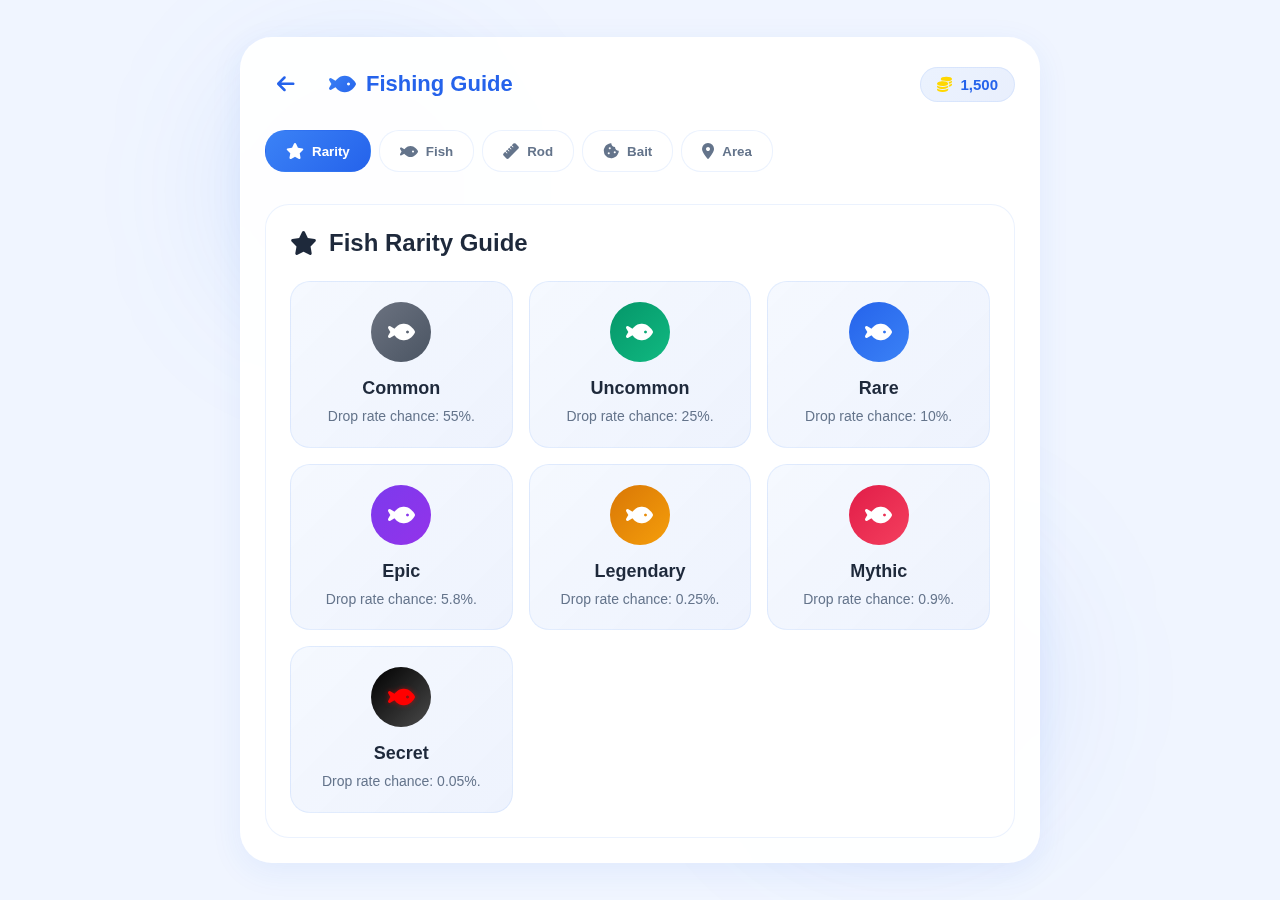
<file: fishing.html>
<!DOCTYPE html>
<html lang="en">
<head>
    <meta charset="UTF-8">
    <meta name="viewport" content="width=device-width, initial-scale=1.0, maximum-scale=1.0, user-scalable=no">
    <title>Fishing Guide</title>
    <link rel="stylesheet" href="styles.css">
    <link rel="stylesheet" href="fishing.css">
    <link rel="stylesheet" href="https://cdnjs.cloudflare.com/ajax/libs/font-awesome/6.0.0/css/all.min.css">
</head>
<body>
    <div class="background-wrapper">
        <div class="blur-circle circle-1"></div>
        <div class="blur-circle circle-2"></div>
        
        <div class="dashboard-container wiki-container">
            <!-- Header with back button -->
            <div class="header">
                <div class="brand">
                    <a href="wiki.html" class="back-button">
                        <i class="fas fa-arrow-left"></i>
                    </a>
                    <i class="fas fa-fish brand-icon"></i>
                    <span>Fishing Guide</span>
                </div>
                <div class="user-info">
                    <div class="coins">
                        <i class="fas fa-coins"></i>
                        <span>1,500</span>
                    </div>
                </div>
            </div>

            <!-- Navigation Tabs -->
            <div class="wiki-nav">
                <button class="nav-tab active" data-tab="rarity">
                    <i class="fas fa-star"></i>
                    <span>Rarity</span>
                </button>
                <button class="nav-tab" data-tab="fish">
                    <i class="fas fa-fish"></i>
                    <span>Fish</span>
                </button>
                <button class="nav-tab" data-tab="rod">
                    <i class="fas fa-ruler"></i>
                    <span>Rod</span>
                </button>
                <button class="nav-tab" data-tab="bait">
                    <i class="fas fa-cookie-bite"></i>
                    <span>Bait</span>
                </button>
                <button class="nav-tab" data-tab="area">
                    <i class="fas fa-map-marker-alt"></i>
                    <span>Area</span>
                </button>
            </div>

            <!-- Content Sections -->
            <div class="wiki-content">
                <!-- Rarity Section -->
                <div class="content-section active" id="rarity-section">
                    <div class="section-header">
                        <h2><i class="fas fa-star"></i> Fish Rarity Guide</h2>
                    </div>
                    <div class="rarity-grid">
                        <div class="rarity-card common">
                            <div class="rarity-icon">
                                <i class="fas fa-fish"></i>
                            </div>
                            <h3>Common</h3>
                            <p>Drop rate chance: 55%.</p>
                        </div>
                        <div class="rarity-card uncommon">
                            <div class="rarity-icon">
                                <i class="fas fa-fish"></i>
                            </div>
                            <h3>Uncommon</h3>
                            <p>Drop rate chance: 25%.</p>
                        </div>
                        <div class="rarity-card rare">
                            <div class="rarity-icon">
                                <i class="fas fa-fish"></i>
                            </div>
                            <h3>Rare</h3>
                            <p>Drop rate chance: 10%.</p>
                        </div>
                        <div class="rarity-card epic">
                            <div class="rarity-icon">
                                <i class="fas fa-fish"></i>
                            </div>
                            <h3>Epic</h3>
                            <p>Drop rate chance: 5.8%.</p>
                        </div>
                        <div class="rarity-card legendary">
                            <div class="rarity-icon">
                                <i class="fas fa-fish"></i>
                            </div>
                            <h3>Legendary</h3>
                            <p>Drop rate chance: 0.25%.</p>
                        </div>
                        <div class="rarity-card mythic">
                            <div class="rarity-icon">
                                <i class="fas fa-fish"></i>
                            </div>
                            <h3>Mythic</h3>
                            <p>Drop rate chance: 0.9%.</p>
                        </div>
                        <div class="rarity-card secret">
                            <div class="rarity-icon">
                                <i class="fas fa-fish"></i>
                            </div>
                            <h3>Secret</h3>
                            <p>Drop rate chance: 0.05%.</p>
                        </div>
                    </div>
                </div>

                <!-- Fish Section -->
                <div class="content-section" id="fish-section">
                    <div class="section-header">
                        <h2><i class="fas fa-fish"></i> Fish Species</h2>
                    </div>
                    <div class="search-bar">
                        <i class="fas fa-search"></i>
                        <input type="text" placeholder="Search fish..." id="fishSearch">
                    </div>
                    <div class="fish-grid">
                        <div class="fish-card" data-name="goldfish">
                            <div class="fish-image">
                                <i class="fas fa-fish"></i>
                            </div>
                            <div class="fish-info">
                                <h3>Goldfish</h3>
                                <p class="rarity common">Common</p>
                                <p class="description">A small, bright orange fish commonly found in ponds.</p>
                                <div class="stats">
                                    <span><i class="fas fa-coins"></i> 50</span>
                                    <span><i class="fas fa-weight-hanging"></i> 0.2-0.5 kg</span>
                                </div>
                            </div>
                        </div>
                        <div class="fish-card" data-name="rainbow trout">
                            <div class="fish-image">
                                <i class="fas fa-fish"></i>
                            </div>
                            <div class="fish-info">
                                <h3>Rainbow Trout</h3>
                                <p class="rarity uncommon">Uncommon</p>
                                <p class="description">A colorful freshwater fish found in cold streams.</p>
                                <div class="stats">
                                    <span><i class="fas fa-coins"></i> 120</span>
                                    <span><i class="fas fa-weight-hanging"></i> 1-3 kg</span>
                                </div>
                            </div>
                        </div>
                    </div>
                </div>

                <!-- Rod Section -->
                <div class="content-section" id="rod-section">
                    <div class="section-header">
                        <h2><i class="fas fa-ruler"></i> Fishing Rods</h2>
                    </div>
                    <div class="rod-grid">
                        <div class="rod-card">
                            <div class="rod-image">
                                <i class="fa-solid fa-fishing-rod"></i>
                            </div>
                            <div class="rod-info">
                                <h3>Ranting Pohon</h3>
                                <p class="description">Dapat digunakan di semua area.</p>
                                <div class="stats">
                                    <span><i class="fas fa-coins"></i> 100</span>
                                    <span><i class="fa-solid fa-fish"></i> 1</span>
                                    <span><i class="fa-solid fa-shield"></i> 100</span>
                                </div>
                            </div>
                        </div>
                        <div class="rod-card">
                            <div class="rod-image">
                                <i class="fas fa-ruler"></i>
                            </div>
                            <div class="rod-info">
                                <h3>Indonesia Rod</h3>
                                <p class="description">Hanya digunakan di area Indonesia.</p>
                                <div class="stats">
                                    <span><i class="fas fa-coins"></i> 30.000</span>
                                    <span><i class="fa-solid fa-fish"></i> 5</span>
                                    <span><i class="fa-solid fa-shield"></i> 200</span>
                                </div>
                            </div>
                        </div>
                        <div class="rod-card">
                            <div class="rod-image">
                                <i class="fas fa-ruler"></i>
                            </div>
                            <div class="rod-info">
                                <h3>StromBreaker</h3>
                                <p class="description">Hanya digunakan di area Malaysia</p>
                                <div class="stats">
                                    <span><i class="fas fa-coins"></i> 35.000</span>
                                    <span><i class="fa-solid fa-fish"></i> 5</span>
                                    <span><i class="fa-solid fa-shield"></i> 200</span>
                                </div>
                            </div>
                    </div>

                <!-- Bait Section -->
                <div class="content-section" id="bait-section">
                    <div class="section-header">
                        <h2><i class="fas fa-cookie-bite"></i> Fishing Baits</h2>
                    </div>
                    <div class="bait-grid">
                        <div class="bait-card">
                            <div class="bait-image">
                                <i class="fas fa-cookie-bite"></i>
                            </div>
                            <div class="bait-info">
                                <h3>Basic Bait</h3>
                                <p class="description">Standard bait that attracts common fish.</p>
                                <div class="stats">
                                    <span><i class="fas fa-coins"></i> 10</span>
                                    <span><i class="fas fa-clock"></i> 30s</span>
                                </div>
                            </div>
                        </div>
                        <div class="bait-card">
                            <div class="bait-image">
                                <i class="fas fa-cookie-bite"></i>
                            </div>
                            <div class="bait-info">
                                <h3>Premium Bait</h3>
                                <p class="description">Special bait that increases chances of uncommon fish.</p>
                                <div class="stats">
                                    <span><i class="fas fa-coins"></i> 50</span>
                                    <span><i class="fas fa-clock"></i> 60s</span>
                                </div>
                            </div>
                        </div>
                    </div>
                </div>

                <!-- Area Section -->
                <div class="content-section" id="area-section">
                    <div class="section-header">
                        <h2><i class="fas fa-map-marker-alt"></i> Fishing Areas</h2>
                    </div>
                    <div class="area-grid">
                        <div class="area-card">
                            <div class="area-image">
                                <i class="fas fa-water"></i>
                            </div>
                            <div class="area-info">
                                <h3>Peaceful Pond</h3>
                                <p class="description">Perfect for beginners. Mostly common fish.</p>
                                <div class="stats">
                                    <span><i class="fas fa-fish"></i> Common Fish</span>
                                    <span><i class="fas fa-star"></i> Level 1</span>
                                </div>
                            </div>
                        </div>
                        <div class="area-card">
                            <div class="area-image">
                                <i class="fas fa-water"></i>
                            </div>
                            <div class="area-info">
                                <h3>Crystal Lake</h3>
                                <p class="description">Clear waters with a mix of common and uncommon fish.</p>
                                <div class="stats">
                                    <span><i class="fas fa-fish"></i> Mixed Fish</span>
                                    <span><i class="fas fa-star"></i> Level 3</span>
                                </div>
                            </div>
                        </div>
                    </div>
                </div>
            </div>
        </div>
    </div>
    <script src="fishing.js"></script>
</body>
</html>
</file>
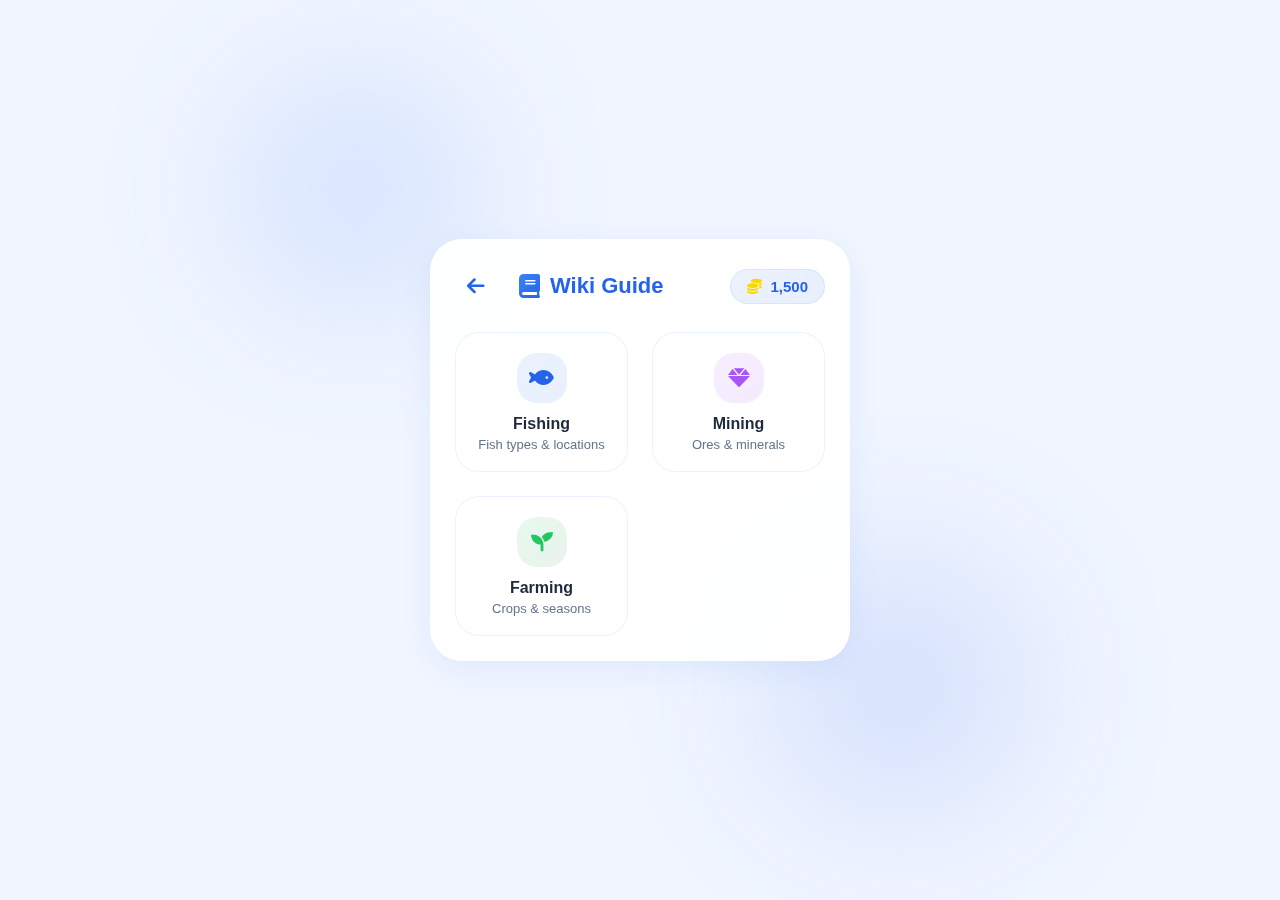
<file: wiki.html>
<!DOCTYPE html>
<html lang="en">
<head>
    <meta charset="UTF-8">
    <meta name="viewport" content="width=device-width, initial-scale=1.0, maximum-scale=1.0, user-scalable=no">
    <title>Wiki Guide</title>
    <link rel="stylesheet" href="styles.css">
    <link rel="stylesheet" href="https://cdnjs.cloudflare.com/ajax/libs/font-awesome/6.0.0/css/all.min.css">
</head>
<body>
    <div class="background-wrapper">
        <div class="blur-circle circle-1"></div>
        <div class="blur-circle circle-2"></div>
        
        <div class="dashboard-container">
            <!-- Header with back button -->
            <div class="header">
                <div class="brand">
                    <a href="index.html" class="back-button">
                        <i class="fas fa-arrow-left"></i>
                    </a>
                    <i class="fas fa-book brand-icon"></i>
                    <span>Wiki Guide</span>
                </div>
                <div class="user-info">
                    <div class="coins">
                        <i class="fas fa-coins"></i>
                        <span>1,500</span>
                    </div>
                </div>
            </div>

            <!-- Grid Layout -->
            <div class="grid-layout">
                <!-- Fishing Guide -->
                <a href="fishing.html" class="card-link">
                    <div class="menu-card">
                        <div class="card-content">
                            <div class="icon-wrapper">
                                <i class="fas fa-fish icon"></i>
                            </div>
                            <h2>Fishing</h2>
                            <p>Fish types & locations</p>
                        </div>
                        <div class="card-indicator"></div>
                    </div>
                </a>

                <!-- Mining Guide -->
                <a href="/wiki/mining" class="card-link">
                    <div class="menu-card">
                        <div class="card-content">
                            <div class="icon-wrapper">
                                <i class="fas fa-gem icon"></i>
                            </div>
                            <h2>Mining</h2>
                            <p>Ores & minerals</p>
                        </div>
                        <div class="card-indicator"></div>
                    </div>
                </a>

                <!-- Farming Guide -->
                <a href="/wiki/farming" class="card-link">
                    <div class="menu-card">
                        <div class="card-content">
                            <div class="icon-wrapper">
                                <i class="fas fa-seedling icon"></i>
                            </div>
                            <h2>Farming</h2>
                            <p>Crops & seasons</p>
                        </div>
                        <div class="card-indicator"></div>
                    </div>
                </a>
            </div>
        </div>
    </div>
</body>
</html>
</file>
<file: fishing.css>
/* Wiki Container Modifications */
.wiki-container {
    max-width: 800px;
    width: 95%;
}

/* Navigation Tabs */
.wiki-nav {
    display: flex;
    gap: 8px;
    margin-bottom: 24px;
    overflow-x: auto;
    padding-bottom: 8px;
    scrollbar-width: none;
}

.wiki-nav::-webkit-scrollbar {
    display: none;
}

.nav-tab {
    display: flex;
    align-items: center;
    gap: 8px;
    padding: 12px 20px;
    background: var(--card-bg);
    border: 1px solid rgba(59, 130, 246, 0.1);
    border-radius: var(--border-radius-small);
    color: var(--text-secondary);
    font-weight: 600;
    cursor: pointer;
    transition: all 0.3s ease;
    white-space: nowrap;
}

.nav-tab i {
    font-size: 16px;
}

.nav-tab.active {
    background: linear-gradient(135deg, var(--gradient-start), var(--gradient-end));
    color: white;
    border-color: transparent;
}

.nav-tab:hover:not(.active) {
    background: rgba(59, 130, 246, 0.1);
    color: var(--primary-dark);
    transform: translateY(-2px);
}

/* Content Sections */
.wiki-content {
    background: var(--card-bg);
    border-radius: var(--border-radius-medium);
    border: 1px solid rgba(59, 130, 246, 0.1);
    overflow: hidden;
}

.content-section {
    display: none;
    padding: 24px;
}

.content-section.active {
    display: block;
}

.section-header {
    margin-bottom: 24px;
}

.section-header h2 {
    font-size: 24px;
    color: var(--text-primary);
    display: flex;
    align-items: center;
    gap: 12px;
}

/* Search Bar */
.search-bar {
    position: relative;
    margin-bottom: 24px;
}

.search-bar input {
    width: 100%;
    padding: 12px 20px 12px 48px;
    border: 1px solid rgba(59, 130, 246, 0.1);
    border-radius: var(--border-radius-small);
    font-size: 16px;
    background: var(--card-bg);
    color: var(--text-primary);
    transition: all 0.3s ease;
}

.search-bar i {
    position: absolute;
    left: 16px;
    top: 50%;
    transform: translateY(-50%);
    color: var(--text-secondary);
}

.search-bar input:focus {
    outline: none;
    border-color: var(--primary-color);
    box-shadow: 0 0 0 3px rgba(59, 130, 246, 0.1);
}

/* Rarity Cards */
.rarity-grid {
    display: grid;
    grid-template-columns: repeat(auto-fit, minmax(200px, 1fr));
    gap: 16px;
}

.rarity-card {
    padding: 20px;
    border-radius: var(--border-radius-small);
    background: linear-gradient(135deg, rgba(59, 130, 246, 0.05), rgba(37, 99, 235, 0.08));
    border: 1px solid rgba(59, 130, 246, 0.1);
    text-align: center;
    transition: all 0.3s ease;
}

.rarity-card:hover {
    transform: translateY(-4px);
}

.rarity-icon {
    width: 60px;
    height: 60px;
    margin: 0 auto 16px;
    background: linear-gradient(135deg, var(--gradient-start), var(--gradient-end));
    border-radius: 50%;
    display: flex;
    align-items: center;
    justify-content: center;
    color: white;
    font-size: 24px;
}

.rarity-card h3 {
    color: var(--text-primary);
    margin-bottom: 8px;
    font-size: 18px;
}

.rarity-card p {
    color: var(--text-secondary);
    font-size: 14px;
    line-height: 1.4;
}

/* Previous CSS styles remain the same until .rarity-card */

/* Fish Cards */
.fish-grid {
    display: grid;
    grid-template-columns: repeat(auto-fit, minmax(280px, 1fr));
    gap: 20px;
    margin-top: 20px;
}

.fish-card {
    background: var(--card-bg);
    border: 1px solid rgba(59, 130, 246, 0.1);
    border-radius: var(--border-radius-small);
    padding: 20px;
    display: flex;
    gap: 16px;
    transition: all 0.3s ease;
}

.fish-card:hover {
    transform: translateY(-4px);
    box-shadow: 0 4px 12px rgba(0, 0, 0, 0.1);
}

.fish-image {
    width: 80px;
    height: 80px;
    background: linear-gradient(135deg, var(--gradient-start), var(--gradient-end));
    border-radius: 12px;
    display: flex;
    align-items: center;
    justify-content: center;
}

.fish-image i {
    font-size: 40px;
    color: white;
}

.fish-info {
    flex: 1;
}

.fish-info h3 {
    color: var(--text-primary);
    margin-bottom: 4px;
    font-size: 18px;
}

.fish-info .rarity {
    font-size: 14px;
    font-weight: 600;
    margin-bottom: 8px;
}

.fish-info .rarity.common {
    color: #6B7280;
}

.fish-info .rarity.uncommon {
    color: #059669;
}

.fish-info .description {
    color: var(--text-secondary);
    font-size: 14px;
    margin-bottom: 12px;
    line-height: 1.4;
}

.fish-info .stats {
    display: flex;
    gap: 16px;
}

.fish-info .stats span {
    display: flex;
    align-items: center;
    gap: 6px;
    color: var(--text-secondary);
    font-size: 14px;
}

.fish-info .stats i {
    font-size: 16px;
    color: var(--primary-color);
}

/* Responsive adjustments */
@media (max-width: 640px) {
    .fish-grid {
        grid-template-columns: 1fr;
    }
    
    .fish-card {
        padding: 16px;
    }
    
    .fish-image {
        width: 60px;
        height: 60px;
    }
    
    .fish-image i {
        font-size: 30px;
    }
}

/* Responsive Design */
@media (max-width: 640px) {
    .wiki-nav {
        padding-bottom: 12px;
    }

    .nav-tab {
        padding: 10px 16px;
    }

    .content-section {
        padding: 16px;
    }

    .section-header h2 {
        font-size: 20px;
    }
}

/* Previous CSS remains the same */

/* Rod Cards */
.rod-grid {
    display: grid;
    grid-template-columns: repeat(auto-fit, minmax(280px, 1fr));
    gap: 20px;
    margin-top: 20px;
}

.rod-card {
    background: var(--card-bg);
    border: 1px solid rgba(59, 130, 246, 0.1);
    border-radius: var(--border-radius-small);
    padding: 20px;
    display: flex;
    gap: 16px;
    transition: all 0.3s ease;
}

.rod-card:hover {
    transform: translateY(-4px);
    box-shadow: 0 4px 12px rgba(0, 0, 0, 0.1);
}

.rod-image {
    width: 80px;
    height: 80px;
    background: linear-gradient(135deg, #4B5563, #1F2937);
    border-radius: 12px;
    display: flex;
    align-items: center;
    justify-content: center;
}

.rod-image i {
    font-size: 40px;
    color: white;
}

/* Bait Cards */
.bait-grid {
    display: grid;
    grid-template-columns: repeat(auto-fit, minmax(280px, 1fr));
    gap: 20px;
    margin-top: 20px;
}

.bait-card {
    background: var(--card-bg);
    border: 1px solid rgba(59, 130, 246, 0.1);
    border-radius: var(--border-radius-small);
    padding: 20px;
    display: flex;
    gap: 16px;
    transition: all 0.3s ease;
}

.bait-card:hover {
    transform: translateY(-4px);
    box-shadow: 0 4px 12px rgba(0, 0, 0, 0.1);
}

.bait-image {
    width: 80px;
    height: 80px;
    background: linear-gradient(135deg, #D97706, #92400E);
    border-radius: 12px;
    display: flex;
    align-items: center;
    justify-content: center;
}

.bait-image i {
    font-size: 40px;
    color: white;
}

/* Area Cards */
.area-grid {
    display: grid;
    grid-template-columns: repeat(auto-fit, minmax(280px, 1fr));
    gap: 20px;
    margin-top: 20px;
}

.area-card {
    background: var(--card-bg);
    border: 1px solid rgba(59, 130, 246, 0.1);
    border-radius: var(--border-radius-small);
    padding: 20px;
    display: flex;
    gap: 16px;
    transition: all 0.3s ease;
}

.area-card:hover {
    transform: translateY(-4px);
    box-shadow: 0 4px 12px rgba(0, 0, 0, 0.1);
}

.area-image {
    width: 80px;
    height: 80px;
    background: linear-gradient(135deg, #0EA5E9, #0369A1);
    border-radius: 12px;
    display: flex;
    align-items: center;
    justify-content: center;
}

.area-image i {
    font-size: 40px;
    color: white;
}

/* Common card info styles */
.rod-info,
.bait-info,
.area-info {
    flex: 1;
}

.rod-info h3,
.bait-info h3,
.area-info h3 {
    color: var(--text-primary);
    margin-bottom: 8px;
    font-size: 18px;
}

.rod-info .description,
.bait-info .description,
.area-info .description {
    color: var(--text-secondary);
    font-size: 14px;
    margin-bottom: 12px;
    line-height: 1.4;
}

.rod-info .stats,
.bait-info .stats,
.area-info .stats {
    display: flex;
    gap: 16px;
}

.rod-info .stats span,
.bait-info .stats span,
.area-info .stats span {
    display: flex;
    align-items: center;
    gap: 6px;
    color: var(--text-secondary);
    font-size: 14px;
}

/* Melanjutkan styling untuk stats icons */
.rod-info .stats i,
.bait-info .stats i,
.area-info .stats i {
    font-size: 16px;
    color: var(--primary-color);
}

/* Active tab content fade animation */
.content-section {
    opacity: 0;
    visibility: hidden;
    transition: opacity 0.3s ease, visibility 0.3s ease;
    position: absolute;
    width: 100%;
}

.content-section.active {
    opacity: 1;
    visibility: visible;
    position: relative;
}

/* Search bar hover and focus effects */
.search-bar input:hover {
    border-color: rgba(59, 130, 246, 0.3);
}

.search-bar input:focus {
    border-color: var(--primary-color);
    box-shadow: 0 0 0 3px rgba(59, 130, 246, 0.1);
}

/* Responsive adjustments */
@media (max-width: 768px) {
    .rod-grid,
    .bait-grid,
    .area-grid {
        grid-template-columns: 1fr;
    }

    .rod-card,
    .bait-card,
    .area-card {
        padding: 16px;
    }

    .rod-image,
    .bait-image,
    .area-image {
        width: 60px;
        height: 60px;
    }

    .rod-image i,
    .bait-image i,
    .area-image i {
        font-size: 30px;
    }

    .wiki-nav {
        scrollbar-width: none;
        -ms-overflow-style: none;
        padding-bottom: 12px;
    }
}

/* Rarity Card Color Variations */
.rarity-card.common .rarity-icon {
    background: linear-gradient(135deg, #6B7280, #4B5563);
}

.rarity-card.uncommon .rarity-icon {
    background: linear-gradient(135deg, #059669, #10B981);
}

.rarity-card.rare .rarity-icon {
    background: linear-gradient(135deg, #2563EB, #3B82F6);
}

.rarity-card.epic .rarity-icon {
    background: linear-gradient(135deg, #7C3AED, #9333EA);
}

.rarity-card.legendary .rarity-icon {
    background: linear-gradient(135deg, #D97706, #F59E0B);
}

.rarity-card.mythic .rarity-icon {
    background: linear-gradient(135deg, #E11D48, #F43F5E);
}

.rarity-card.secret .rarity-icon {
    background: linear-gradient(135deg, #000000, #4A4A4A);
}

/* Fish Card Rarity Text Colors */
.fish-info .rarity.common { color: #6B7280; }
.fish-info .rarity.uncommon { color: #059669; }
.fish-info .rarity.rare { color: #2563EB; }
.fish-info .rarity.epic { color: #7C3AED; }
.fish-info .rarity.legendary { color: #D97706; }
.fish-info .rarity.mythic { color: #E11D48; }
.fish-info .rarity.secret { 
    color: #ff0000; 
    font-weight: bold;
    font-style: italic;
    text-shadow: 1px 1px 2px rgba(0,0,0,0.2);
}

/* Secret Rarity Special Star Styling */
.rarity-card.secret .rarity-icon i {
    color: red;
    text-shadow: 0 0 5px rgba(255,0,0,0.5);
}

/* Colored Fish Icons */
.fish-card[data-rarity="common"] .fish-image {
    background: linear-gradient(135deg, #6B7280, #4B5563);
}

.fish-card[data-rarity="uncommon"] .fish-image {
    background: linear-gradient(135deg, #059669, #10B981);
}

.fish-card[data-rarity="rare"] .fish-image {
    background: linear-gradient(135deg, #2563EB, #3B82F6);
}

.fish-card[data-rarity="epic"] .fish-image {
    background: linear-gradient(135deg, #7C3AED, #9333EA);
}

.fish-card[data-rarity="legendary"] .fish-image {
    background: linear-gradient(135deg, #D97706, #F59E0B);
}

.fish-card[data-rarity="mythic"] .fish-image {
    background: linear-gradient(135deg, #E11D48, #F43F5E);
}

.fish-card[data-rarity="secret"] .fish-image {
    background: linear-gradient(135deg, #000000, #4A4A4A);
}

/* Country Navigation Styles */
.country-nav {
    display: flex;
    gap: 8px;
    margin-bottom: 24px;
    overflow-x: auto;
    padding-bottom: 8px;
    scrollbar-width: none;
}

.country-nav::-webkit-scrollbar {
    display: none;
}

.country-tab {
    display: flex;
    align-items: center;
    gap: 8px;
    padding: 12px 20px;
    background: var(--card-bg);
    border: 1px solid rgba(59, 130, 246, 0.1);
    border-radius: var(--border-radius-small);
    color: var(--text-secondary);
    font-weight: 600;
    cursor: pointer;
    transition: all 0.3s ease;
    white-space: nowrap;
}

.country-tab span:first-child {
    font-size: 20px;
}

.country-tab.active {
    background: linear-gradient(135deg, var(--gradient-start), var(--gradient-end));
    color: white;
    border-color: transparent;
}

.country-tab:hover:not(.active) {
    background: rgba(59, 130, 246, 0.1);
    color: var(--primary-dark);
    transform: translateY(-2px);
}

@media (max-width: 640px) {
    .country-tab {
        padding: 10px 16px;
    }
    
    .country-tab span:first-child {
        font-size: 16px;
    }
}

/* Loading animation */
@keyframes shimmer {
    0% {
        background-position: -468px 0;
    }
    100% {
        background-position: 468px 0;
    }
}

.loading {
    animation: shimmer 1s linear infinite;
    background: linear-gradient(to right, #f6f7f8 8%, #edeef1 18%, #f6f7f8 33%);
    background-size: 800px 104px;
}

/* Animation */
@keyframes fadeIn {
    from {
        opacity: 0;
        transform: translateY(10px);
    }
    to {
        opacity: 1;
        transform: translateY(0);
    }
}

.content-section.active {
    animation: fadeIn 0.3s ease-out;
}
</file>
<file: styles.css>
/* Reset dan Base Styles */
* {
    margin: 0;
    padding: 0;
    box-sizing: border-box;
    -webkit-tap-highlight-color: transparent;
}

/* Variables */
:root {
    --primary-color: #3b82f6;
    --primary-dark: #2563eb;
    --primary-light: #60a5fa;
    --background: #f0f5ff;
    --card-bg: rgba(255, 255, 255, 0.95);
    --text-primary: #1e293b;
    --text-secondary: #64748b;
    --gradient-start: #3b82f6;
    --gradient-end: #2563eb;
    
    /* Fixed sizes */
    --container-width: 420px;
    --card-height: 140px;
    --profile-pic-size: 100px;
    --icon-wrapper-size: 50px;
    --border-radius-large: 32px;
    --border-radius-medium: 24px;
    --border-radius-small: 20px;
    --spacing-large: 24px;
    --spacing-medium: 16px;
    --spacing-small: 12px;
}

/* Body Layout */
body {
    font-family: -apple-system, BlinkMacSystemFont, 'Segoe UI', 'Arial', sans-serif;
    background-color: var(--background);
    margin: 0;
    padding: 0;
    min-height: 100vh;
    min-height: -webkit-fill-available;
    display: flex;
    justify-content: center;
    align-items: center;
    -webkit-font-smoothing: antialiased;
    -moz-osx-font-smoothing: grayscale;
    overflow-x: hidden;
}

/* Background Wrapper */
.background-wrapper {
    position: relative;
    width: 100%;
    min-height: 100vh;
    display: flex;
    justify-content: center;
    align-items: center;
    padding: var(--spacing-large);
}

/* Blur Circles */
.blur-circle {
    position: fixed;
    border-radius: 50%;
    filter: blur(80px);
    -webkit-filter: blur(80px);
    z-index: 0;
    pointer-events: none;
}

.circle-1 {
    width: 200px;
    height: 200px;
    background: rgba(59, 130, 246, 0.2);
    top: 10%;
    left: 20%;
}

.circle-2 {
    width: 250px;
    height: 250px;
    background: rgba(37, 99, 235, 0.15);
    bottom: 10%;
    right: 20%;
}

/* Dashboard Container */
.dashboard-container {
    width: var(--container-width);
    max-width: 90vw;
    background: var(--card-bg);
    border-radius: var(--border-radius-large);
    box-shadow: 0 8px 32px rgba(37, 99, 235, 0.08);
    padding: var(--spacing-large);
    backdrop-filter: blur(20px);
    -webkit-backdrop-filter: blur(20px);
    position: relative;
    z-index: 1;
    border: 1px solid rgba(255, 255, 255, 0.5);
}

/* Header Styles */
.header {
    display: flex;
    justify-content: space-between;
    align-items: center;
    margin-bottom: var(--spacing-large);
}

.brand {
    display: flex;
    align-items: center;
    gap: 10px;
    font-size: 22px;
    font-weight: 700;
    color: var(--primary-dark);
}

.brand-icon {
    font-size: 24px;
    background: linear-gradient(135deg, var(--gradient-start), var(--gradient-end));
    -webkit-background-clip: text;
    background-clip: text;
    -webkit-text-fill-color: transparent;
}

/* Coins Display */
.coins {
    display: flex;
    align-items: center;
    gap: 8px;
    font-size: 15px;
    font-weight: 600;
    color: var(--primary-dark);
    background: linear-gradient(135deg, rgba(59, 130, 246, 0.1), rgba(37, 99, 235, 0.1));
    padding: 8px 16px;
    border-radius: var(--border-radius-small);
    border: 1px solid rgba(59, 130, 246, 0.1);
}

.coins:hover {
    transform: translateY(-2px) translateZ(0);
}

.coins i {
    color: #ffd700;
}

/* Profile Link */
.profile-link {
    text-decoration: none;
    display: block;
    transition: transform 0.3s ease;
}

.profile-link:hover {
    transform: translateY(-4px);
}

.profile-link:active {
    transform: translateY(-2px);
}

/* Profile Card */
.user-info {
    display: flex;
    align-items: center;
    gap: var(--spacing-medium);
}

.profile-card {
    padding: var(--spacing-large);
    margin-bottom: var(--spacing-large);
    background: linear-gradient(135deg, rgba(59, 130, 246, 0.05), rgba(37, 99, 235, 0.08));
    border: 1px solid rgba(59, 130, 246, 0.1);
    border-radius: var(--border-radius-medium);
    display: flex;
    flex-direction: column;
    align-items: center;
    text-align: center;
}

.profile-pic {
    width: var(--profile-pic-size);
    height: var(--profile-pic-size);
    background: linear-gradient(135deg, var(--gradient-start), var(--gradient-end));
    border-radius: 50%;
    display: flex;
    align-items: center;
    justify-content: center;
    color: white;
    font-size: 40px;
    margin-bottom: var(--spacing-medium);
    border: 3px solid white;
    box-shadow: 0 4px 12px rgba(37, 99, 235, 0.15);
}

.profile-name {
    font-size: 24px;
    color: var(--text-primary);
    font-weight: 700;
    margin: 0;
}

/* Grid Layout */
.grid-layout {
    display: grid;
    grid-template-columns: repeat(2, 1fr);
    gap: var(--spacing-large);
    width: 100%;
}

/* Menu Cards */
.menu-card {
    height: var(--card-height);
    background: var(--card-bg);
    border: 1px solid rgba(59, 130, 246, 0.1);
    border-radius: var(--border-radius-medium);
    padding: var(--spacing-medium);
    position: relative;
    overflow: hidden;
    transition: transform 0.3s cubic-bezier(0.4, 0, 0.2, 1);
    transform: translateZ(0);
    will-change: transform;
}

/* Card Content */
.card-content {
    position: relative;
    z-index: 2;
    display: flex;
    flex-direction: column;
    align-items: center;
    justify-content: center;
    height: 100%;
}

/* Icon Wrapper */
.icon-wrapper {
    width: var(--icon-wrapper-size);
    height: var(--icon-wrapper-size);
    background: linear-gradient(135deg, rgba(59, 130, 246, 0.1), rgba(37, 99, 235, 0.1));
    border-radius: var(--border-radius-small);
    display: flex;
    align-items: center;
    justify-content: center;
    margin-bottom: var(--spacing-small);
    transition: all 0.3s cubic-bezier(0.4, 0, 0.2, 1);
}

.icon {
    font-size: 22px;
    color: var(--primary-dark);
    transition: color 0.3s ease;
}

/* Card Text */
.menu-card h2 {
    color: var(--text-primary);
    font-size: 16px;
    margin: 0;
    margin-bottom: 4px;
    font-weight: 600;
}

.menu-card p {
    color: var(--text-secondary);
    font-size: 13px;
    margin: 0;
}

/* Card Indicator */
.card-indicator {
    position: absolute;
    bottom: 0;
    left: 0;
    width: 0;
    height: 3px;
    background: linear-gradient(to right, var(--gradient-start), var(--gradient-end));
    transition: width 0.3s cubic-bezier(0.4, 0, 0.2, 1);
}

/* Card Link */
.card-link {
    text-decoration: none;
    display: block;
    -webkit-tap-highlight-color: transparent;
}

/* Hover Effects */
.menu-card:hover {
    transform: translateY(-4px) translateZ(0);
    border-color: rgba(59, 130, 246, 0.2);
}

.menu-card:hover .icon-wrapper {
    background: linear-gradient(135deg, var(--gradient-start), var(--gradient-end));
}

.menu-card:hover .icon {
    color: white;
}

.menu-card:hover .card-indicator {
    width: 100%;
}

/* Active State */
.menu-card:active {
    transform: translateY(-2px) translateZ(0);
}

/* Fix for iOS */
@supports (-webkit-touch-callout: none) {
    body {
        min-height: -webkit-fill-available;
    }
}

/* Fix for Safari */
@supports (-webkit-backdrop-filter: none) {
    .dashboard-container {
        background: rgba(255, 255, 255, 0.98);
    }
}

/* Prevent Text Selection */
.card-content h2,
.card-content p,
.profile-name,
.brand span {
    -webkit-user-select: none;
    user-select: none;
}

/* Category-specific Colors */
[href="/wiki/fishing"] .icon-wrapper {
    background: linear-gradient(135deg, rgba(6, 182, 212, 0.1), rgba(14, 165, 233, 0.1));
}

[href="/wiki/fishing"]:hover .icon-wrapper {
    background: linear-gradient(135deg, rgb(6, 182, 212), rgb(14, 165, 233));
}

[href="/wiki/fishing"] .icon {
    color: rgb(6, 182, 212);
}

[href="/wiki/mining"] .icon-wrapper {
    background: linear-gradient(135deg, rgba(168, 85, 247, 0.1), rgba(147, 51, 234, 0.1));
}

[href="/wiki/mining"]:hover .icon-wrapper {
    background: linear-gradient(135deg, rgb(168, 85, 247), rgb(147, 51, 234));
}

[href="/wiki/mining"] .icon {
    color: rgb(168, 85, 247);
}

[href="/wiki/farming"] .icon-wrapper {
    background: linear-gradient(135deg, rgba(34, 197, 94, 0.1), rgba(21, 128, 61, 0.1));
}

[href="/wiki/farming"]:hover .icon-wrapper {
    background: linear-gradient(135deg, rgb(34, 197, 94), rgb(21, 128, 61));
}

[href="/wiki/farming"] .icon {
    color: rgb(34, 197, 94);
}

/* Back Button Styles */
.back-button {
    color: var(--primary-dark);
    text-decoration: none;
    font-size: 20px;
    padding: var(--spacing-small);
    margin-right: var(--spacing-small);
    border-radius: var(--border-radius-small);
    transition: all 0.3s cubic-bezier(0.4, 0, 0.2, 1);
    display: flex;
    align-items: center;
    justify-content: center;
    transform: translateZ(0);
}

.back-button:hover {
    background: rgba(59, 130, 246, 0.1);
    transform: translateX(-2px) translateZ(0);
}

.back-button:active {
    transform: translateX(-1px) translateZ(0);
}

/* Consistent Touch Areas */
.card-link, 
.back-button,
.menu-card {
    touch-action: manipulation;
    -webkit-touch-callout: none;
}

/* Font Loading Strategy */
@font-face {
    font-display: swap;
    font-family: -apple-system, BlinkMacSystemFont, 'Segoe UI', 'Arial', sans-serif;
}

/* Smooth Scrolling */
html {
    scroll-behavior: smooth;
    height: -webkit-fill-available;
}

/* Media Queries - Keep Design Consistent */
@media (max-width: 420px) {
    :root {
        --spacing-large: 20px;
        --spacing-medium: 14px;
        --spacing-small: 10px;
    }

    .dashboard-container {
        margin: var(--spacing-medium);
    }

    .grid-layout {
        gap: var(--spacing-medium);
    }
}

@media (max-width: 360px) {
    :root {
        --card-height: 130px;
        --icon-wrapper-size: 45px;
    }

    .menu-card h2 {
        font-size: 15px;
    }

    .menu-card p {
        font-size: 12px;
    }
}

/* Print Styles */
@media print {
    .dashboard-container {
        box-shadow: none;
        border: 1px solid #ccc;
    }

    .blur-circle {
        display: none;
    }
}

.logout-button {
    background: none;
    border: none;
    color: var(--primary-dark);
    font-size: 16px;
    cursor: pointer;
    padding: 8px;
    border-radius: var(--border-radius-small);
    transition: all 0.3s ease;
    display: flex;
    align-items: center;
    justify-content: center;
}

.logout-button:hover {
    background: rgba(59, 130, 246, 0.1);
    transform: translateY(-2px);
}
</file>
